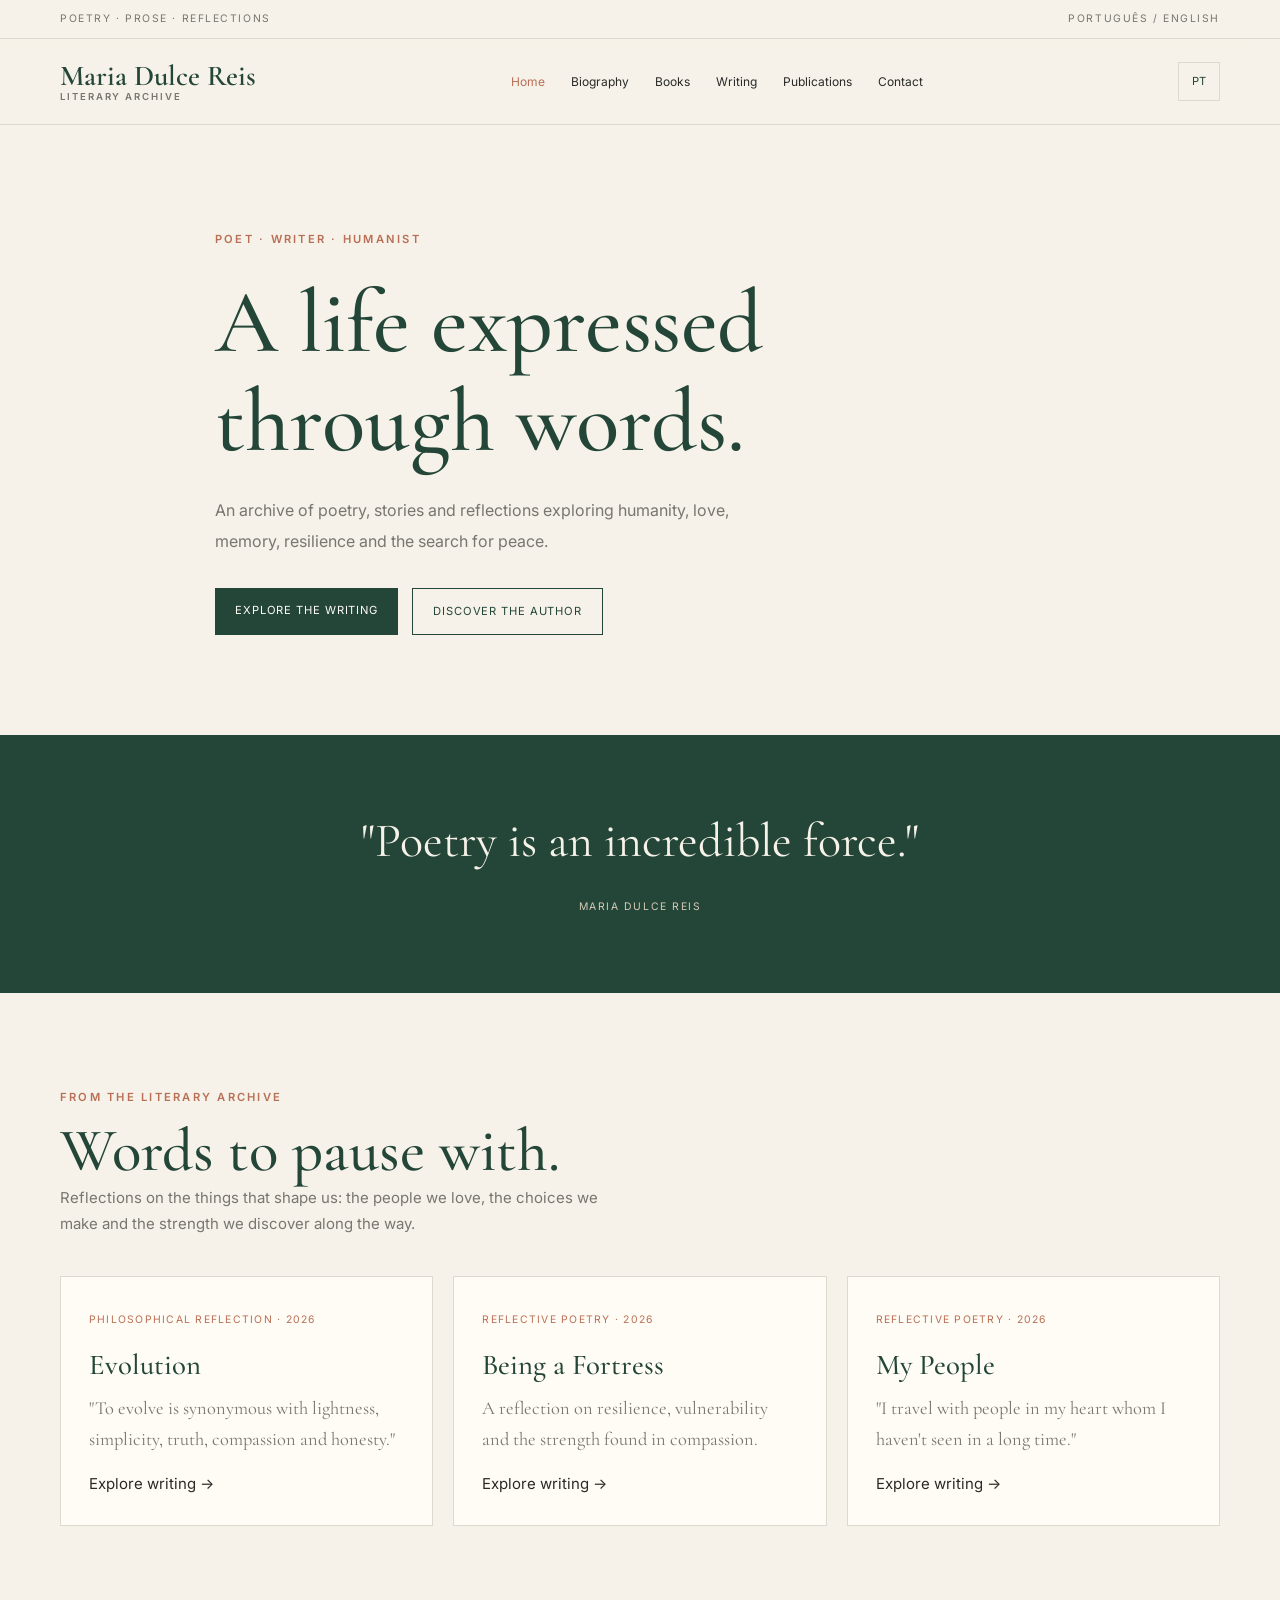
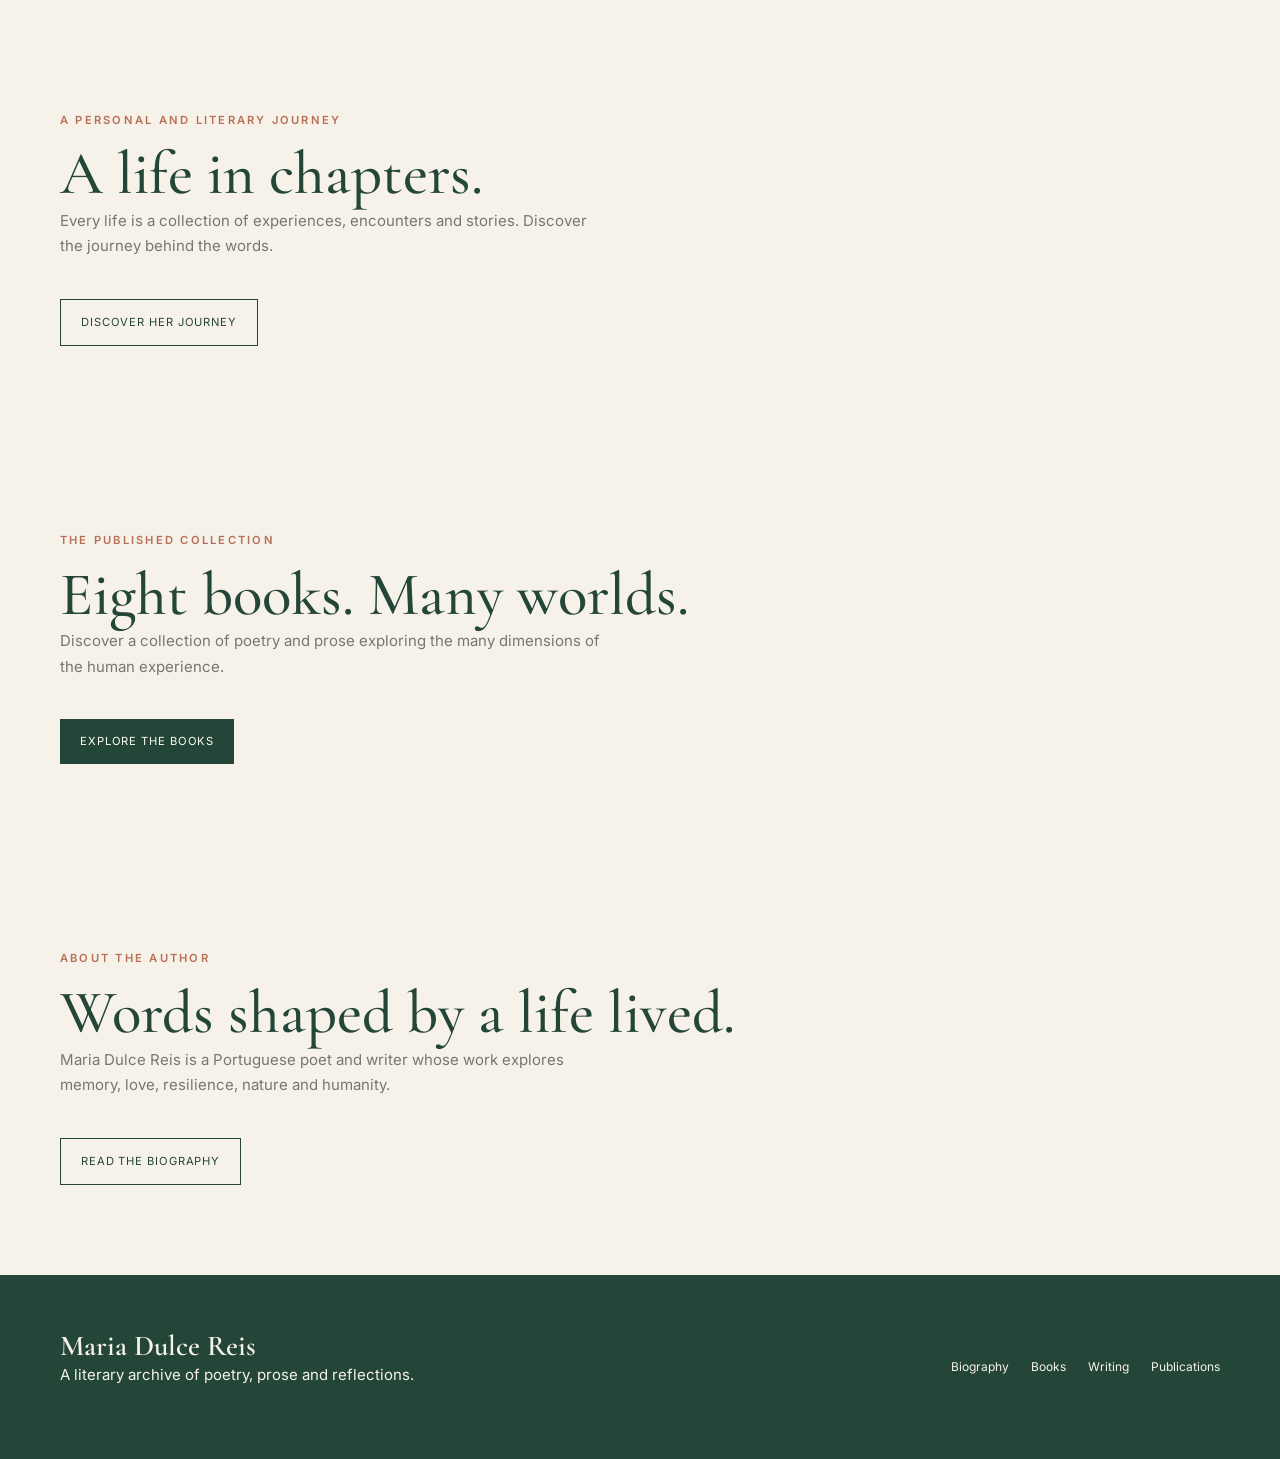
<file: website/en/index.html>
<!DOCTYPE html>
<html lang="en">

<head>
    <meta charset="UTF-8">
    <meta name="viewport" content="width=device-width, initial-scale=1.0">

    <meta name="description"
        content="Explore the poetry, prose and literary archive of Maria Dulce Reis.">

    <title>Maria Dulce Reis | Literary Archive</title>

    <!-- Google Fonts -->
    <link rel="preconnect" href="https://fonts.googleapis.com">
    <link rel="preconnect" href="https://fonts.gstatic.com" crossorigin>

    <link href="https://fonts.googleapis.com/css2?family=Cormorant+Garamond:wght@400;500;600;700&family=Inter:wght@400;500;600&display=swap"
        rel="stylesheet">

    <!-- Shared stylesheet -->
    <link rel="stylesheet" href="../assets/css/styles.css">
</head>

<body>

    <!-- Top information bar -->
    <div class="topbar">
        <div class="container topbar-inner">
            <span>Poetry · Prose · Reflections</span>
            <span>Português / English</span>
        </div>
    </div>

    <!-- Main navigation -->
    <header class="site-header">
        <div class="container navigation">

            <a href="index.html" class="site-logo">
                Maria Dulce Reis
                <small>Literary Archive</small>
            </a>

            <nav>
                <ul class="nav-links">
                    <li><a href="index.html" class="active">Home</a></li>
                    <li><a href="biography.html">Biography</a></li>
                    <li><a href="books.html">Books</a></li>
                    <li><a href="writings.html">Writing</a></li>
                    <li><a href="publications.html">Publications</a></li>
                    <li><a href="contact.html">Contact</a></li>
                </ul>
            </nav>

            <a href="../pt/index.html" class="language-switch">
                PT
            </a>

        </div>
    </header>

    <main>

        <!-- Hero section -->
        <section class="hero">
            <div class="container hero-content">

                <span class="eyebrow">
                    Poet · Writer · Humanist
                </span>

                <h1>
                    A life expressed<br>
                    through words.
                </h1>

                <p class="hero-description">
                    An archive of poetry, stories and reflections
                    exploring humanity, love, memory, resilience
                    and the search for peace.
                </p>

                <div class="hero-actions">
                    <a href="writings.html"
                        class="button button-primary">
                        Explore the writing
                    </a>

                    <a href="biography.html"
                        class="button button-secondary">
                        Discover the author
                    </a>
                </div>

            </div>
        </section>

        <!-- Literary quotation -->
        <section class="quote-section">
            <div class="container">

                <blockquote>
                    "Poetry is an incredible force."
                </blockquote>

                <span class="quote-credit">
                Maria Dulce Reis
                </span>

            </div>
        </section>

        <!-- Featured writings -->
        <section class="section" id="featured-writing">
            <div class="container">

                <div class="section-header">

                    <span class="eyebrow">
                        From the literary archive
                    </span>

                    <h2>Words to pause with.</h2>

                    <p class="section-intro">
                        Reflections on the things that shape us:
                        the people we love, the choices we make
                        and the strength we discover along the way.
                    </p>

                </div>

                <div class="writing-grid">

                    <article class="writing-card">

                        <span class="writing-meta">
                            Philosophical reflection · 2026
                        </span>

                        <h3>Evolution</h3>

                        <p>
                            "To evolve is synonymous with lightness,
                            simplicity, truth, compassion and honesty."
                        </p>

                        <a href="writings.html">
                            Explore writing →
                        </a>

                    </article>

                    <article class="writing-card">

                        <span class="writing-meta">
                            Reflective poetry · 2026
                        </span>

                        <h3>Being a Fortress</h3>

                        <p>
                            A reflection on resilience, vulnerability
                            and the strength found in compassion.
                        </p>

                        <a href="writings.html">
                            Explore writing →
                        </a>

                    </article>

                    <article class="writing-card">

                        <span class="writing-meta">
                            Reflective poetry · 2026
                        </span>

                        <h3>My People</h3>

                        <p>
                            "I travel with people in my heart
                            whom I haven't seen in a long time."
                        </p>

                        <a href="writings.html">
                            Explore writing →
                        </a>

                    </article>

                </div>

            </div>
        </section>

        <!-- Timeline introduction -->
        <section class="section">
            <div class="container">

                <div class="section-header">

                    <span class="eyebrow">
                        A personal and literary journey
                    </span>

                    <h2>A life in chapters.</h2>

                    <p class="section-intro">
                        Every life is a collection of experiences,
                        encounters and stories. Discover the journey
                        behind the words.
                    </p>

                </div>

                <a href="biography.html"
                    class="button button-secondary">
                    Discover her journey
                </a>

            </div>
        </section>

        <!-- Books introduction -->
        <section class="section">
            <div class="container">

                <div class="section-header">

                    <span class="eyebrow">
                        The published collection
                    </span>

                    <h2>Eight books. Many worlds.</h2>

                    <p class="section-intro">
                        Discover a collection of poetry and prose
                        exploring the many dimensions of the
                        human experience.
                    </p>

                </div>

                <a href="books.html"
                    class="button button-primary">
                    Explore the books
                </a>

            </div>
        </section>

        <!-- About introduction -->
        <section class="section">
            <div class="container">

                <div class="section-header">

                    <span class="eyebrow">
                        About the author
                    </span>

                    <h2>Words shaped by a life lived.</h2>

                    <p class="section-intro">
                        Maria Dulce Reis is a Portuguese poet and
                        writer whose work explores memory, love,
                        resilience, nature and humanity.
                    </p>

                </div>

                <a href="biography.html"
                    class="button button-secondary">
                    Read the biography
                </a>

            </div>
        </section>

    </main>

    <!-- Footer -->
    <footer class="site-footer">
        <div class="container footer-inner">

            <div>
                <a href="index.html" class="site-logo">
                    Maria Dulce Reis
                </a>

                <p>
                    A literary archive of poetry, prose
                    and reflections.
                </p>
            </div>

            <div class="footer-links">
                <a href="biography.html">Biography</a>
                <a href="books.html">Books</a>
                <a href="writings.html">Writing</a>
                <a href="publications.html">Publications</a>
            </div>

        </div>
    </footer>

</body>
</html>
</file>
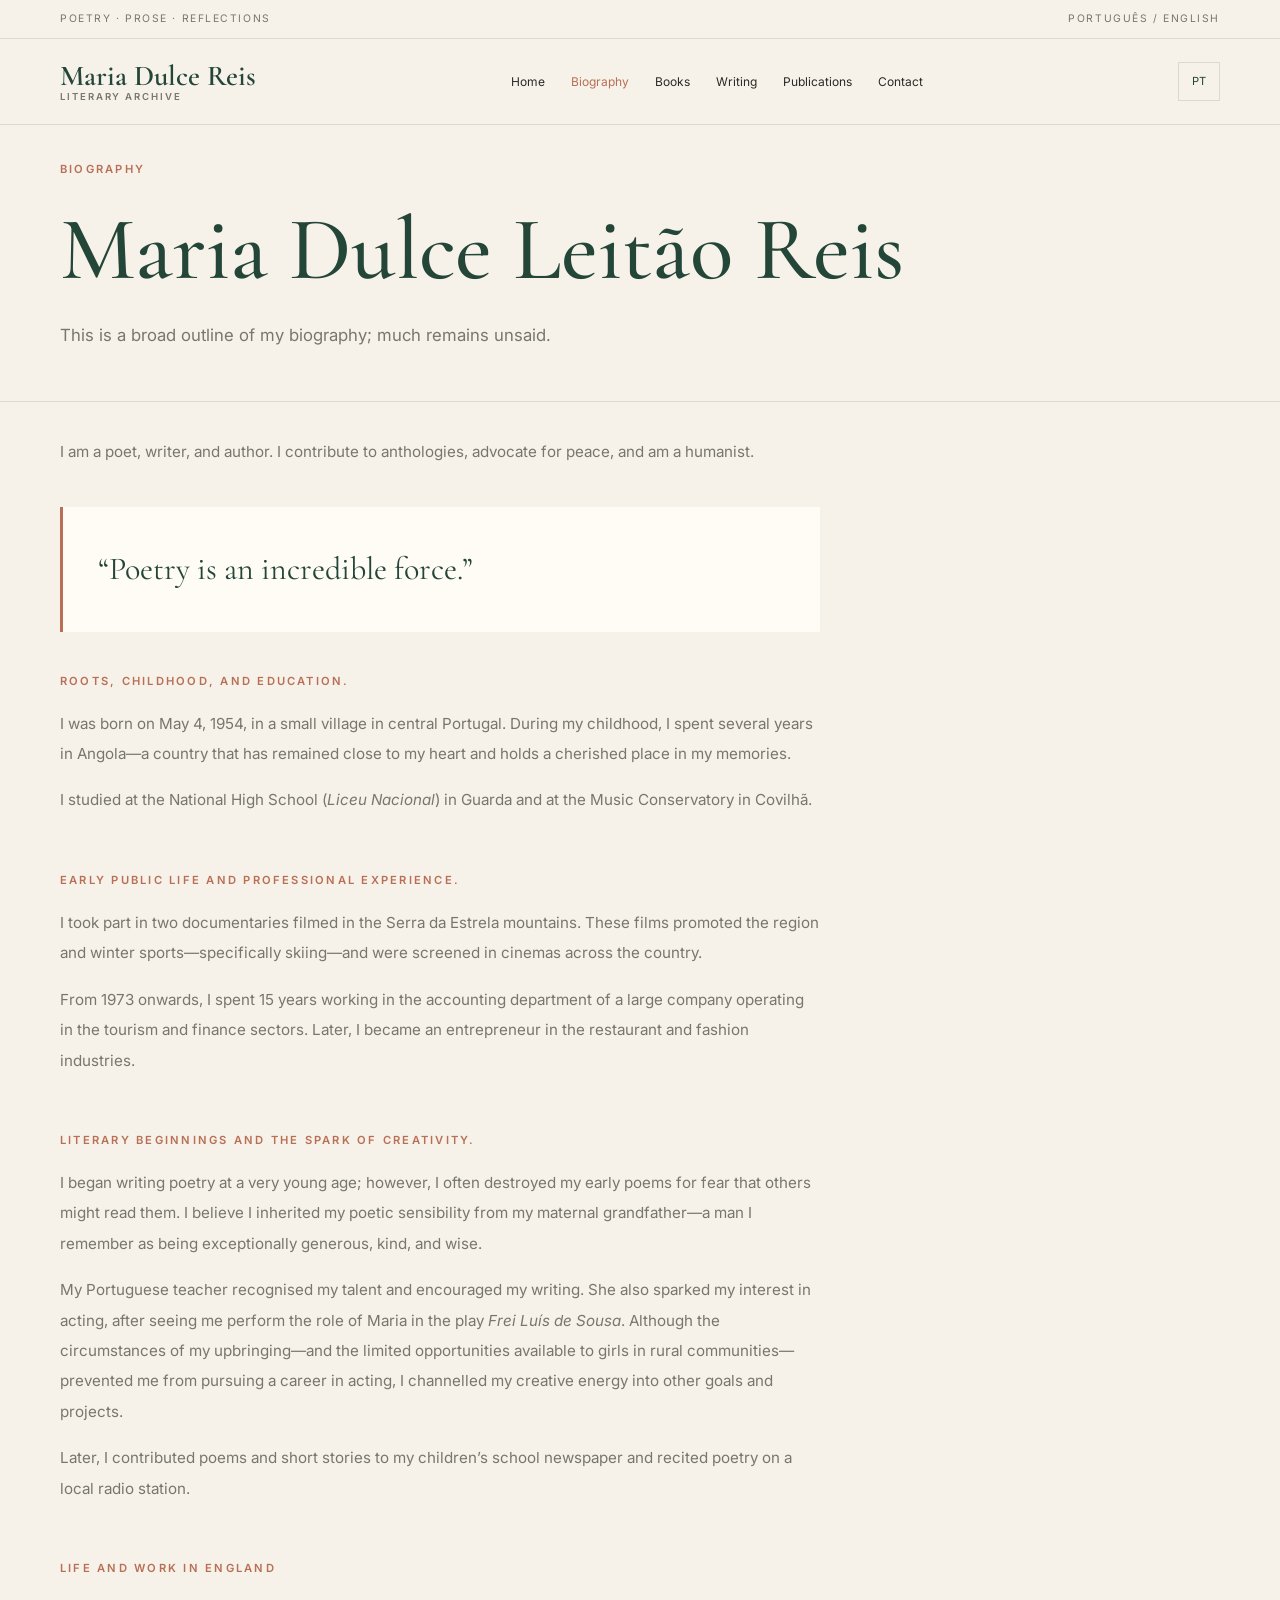
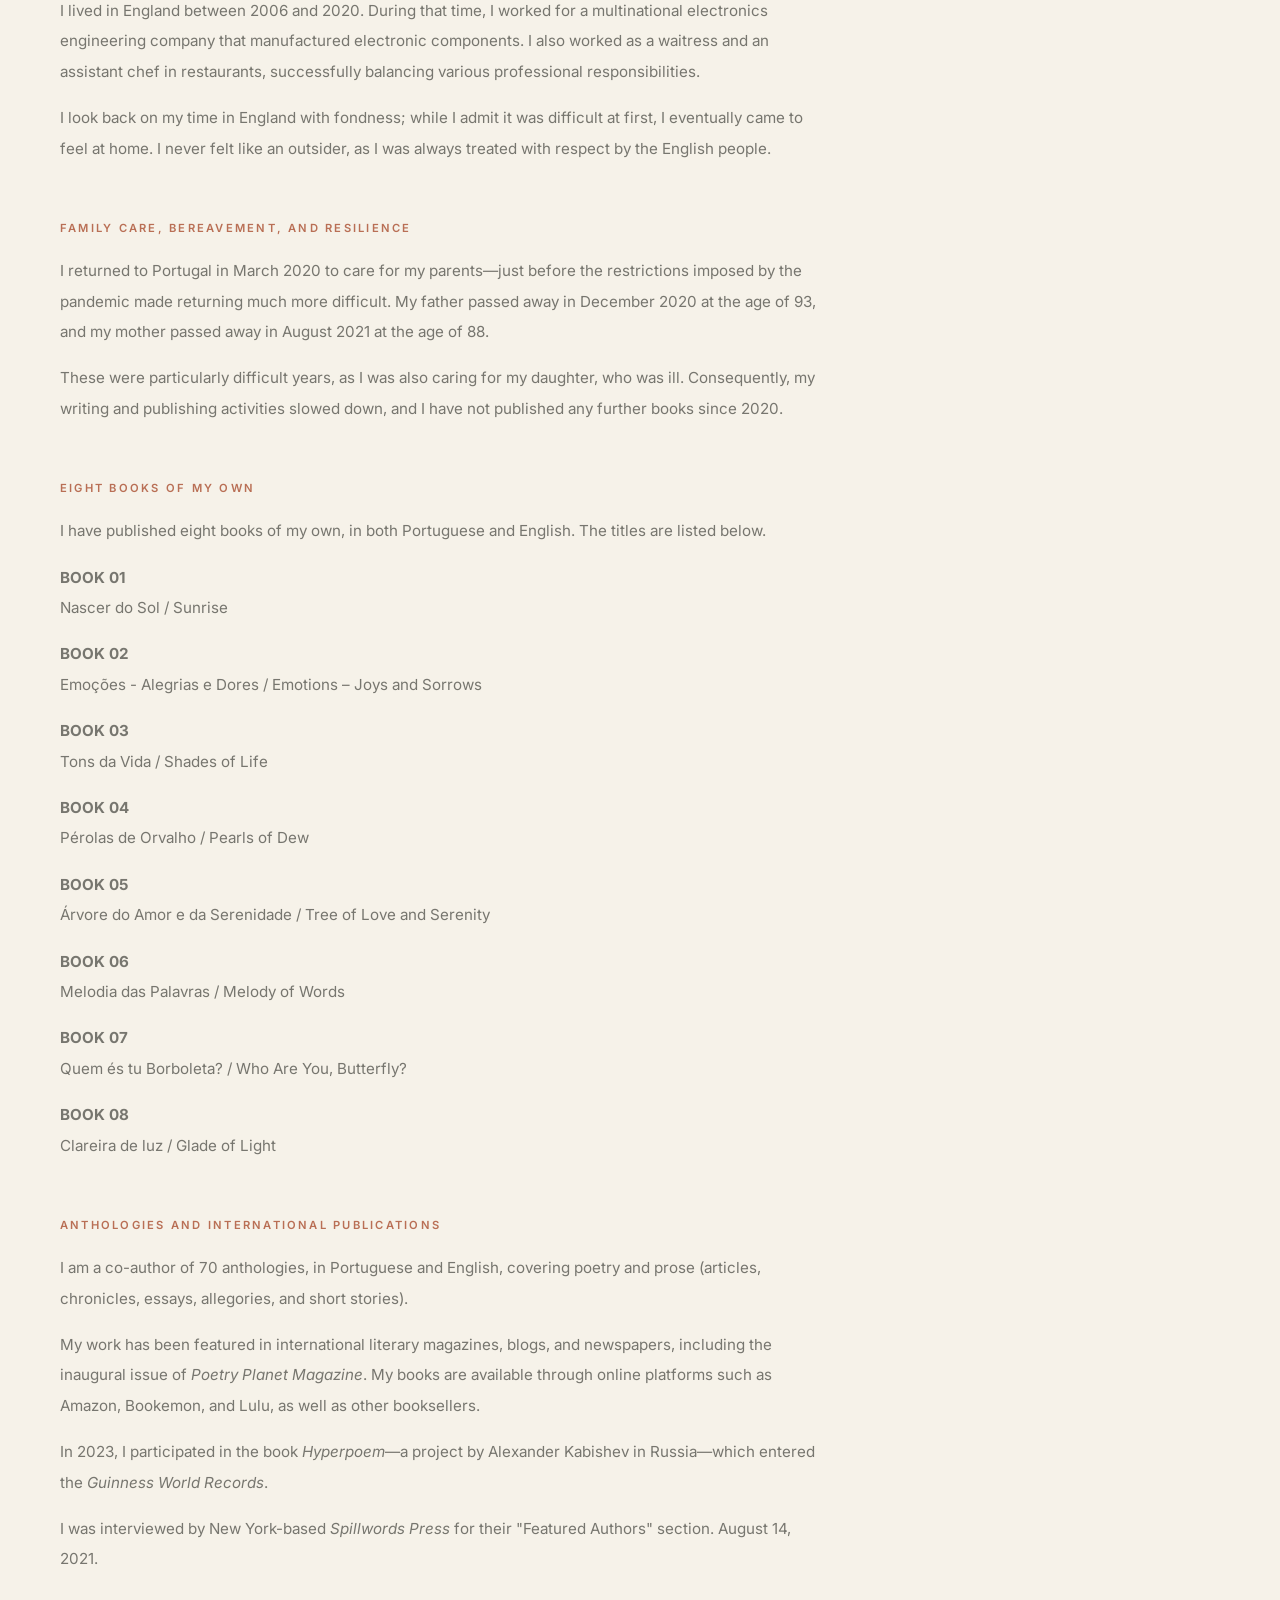
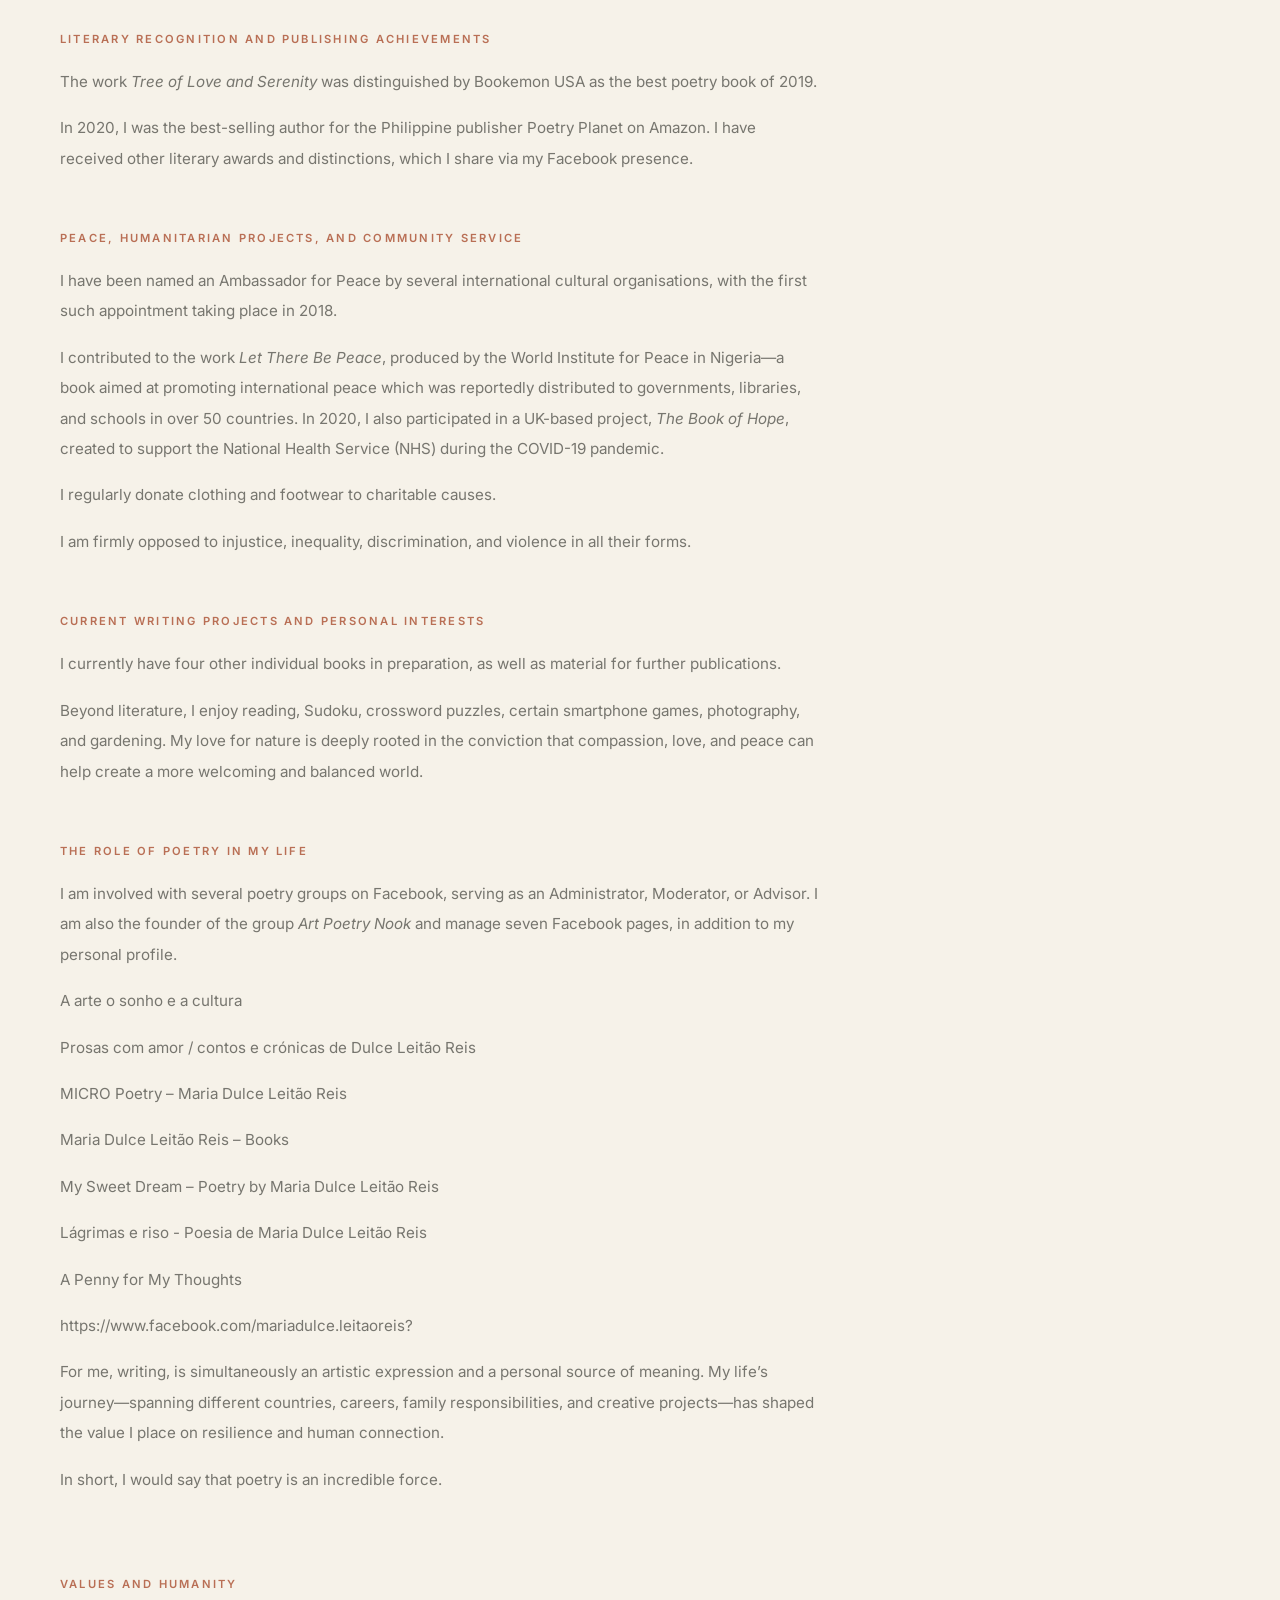
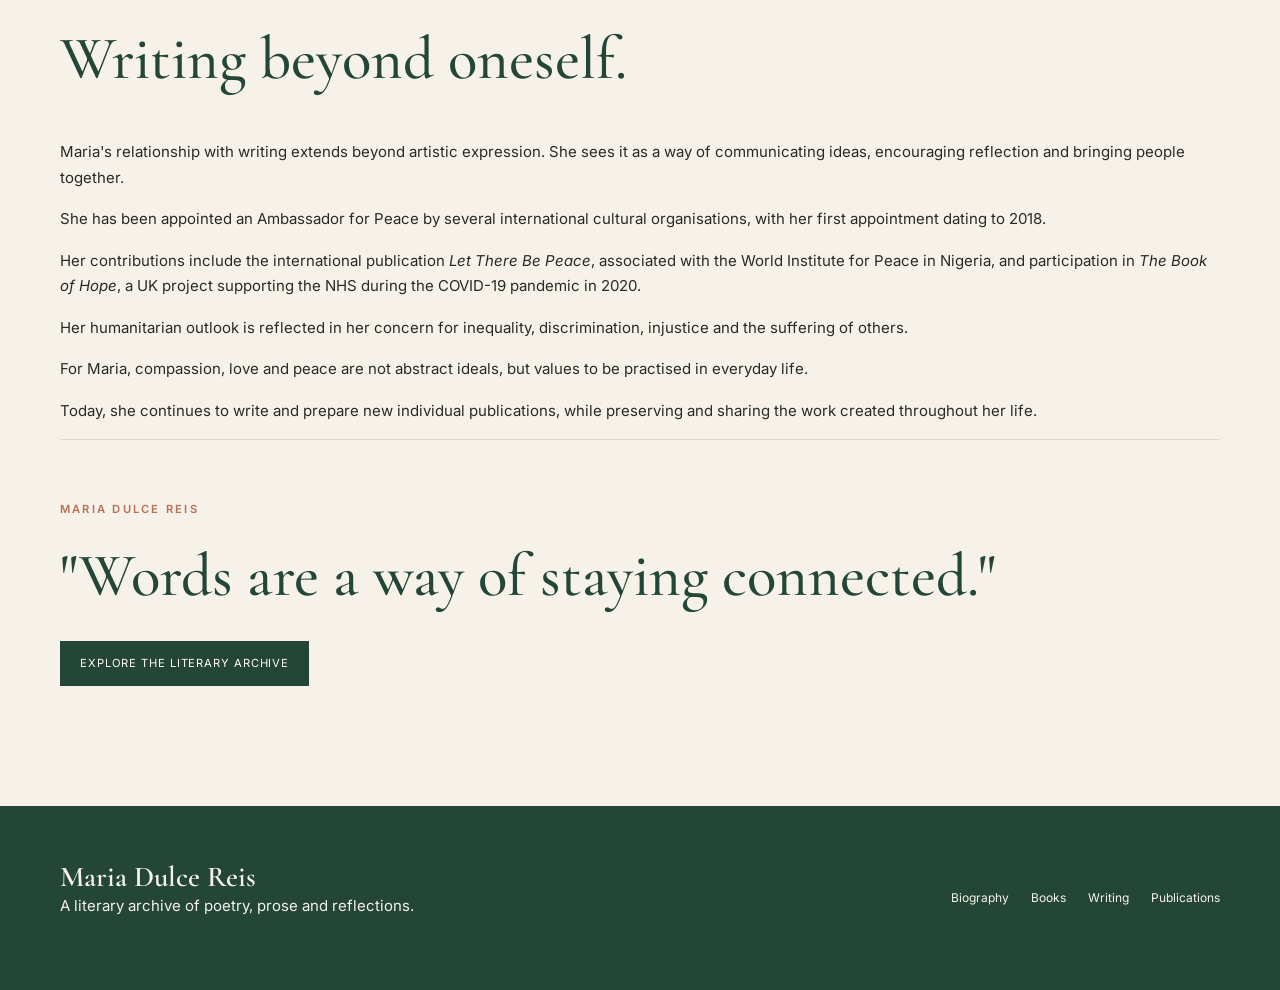
<file: website/en/biography.html>
<!DOCTYPE html>
<html lang="en">

<head>
    <meta charset="UTF-8">
    <meta name="viewport" content="width=device-width, initial-scale=1.0">

    <meta name="description"
        content="Discover the life and literary journey of Portuguese poet and writer Maria Dulce Reis.">

    <title>Biography | Maria Dulce Reis</title>

    <link rel="preconnect" href="https://fonts.googleapis.com">
    <link rel="preconnect" href="https://fonts.gstatic.com" crossorigin>

    <link href="https://fonts.googleapis.com/css2?family=Cormorant+Garamond:wght@400;500;600;700&family=Inter:wght@400;500;600&display=swap"
        rel="stylesheet">

    <link rel="stylesheet" href="../assets/css/styles.css">
</head>

<body>

    <div class="topbar">
        <div class="container topbar-inner">
            <span>Poetry · Prose · Reflections</span>
            <span>Português / English</span>
        </div>
    </div>

    <header class="site-header">
        <div class="container navigation">

            <a href="index.html" class="site-logo">
                Maria Dulce Reis
                <small>Literary Archive</small>
            </a>

            <nav>
                <ul class="nav-links">
                    <li><a href="index.html">Home</a></li>
                    <li><a href="biography.html" class="active">Biography</a></li>
                    <li><a href="books.html">Books</a></li>
                    <li><a href="writings.html">Writing</a></li>
                    <li><a href="publications.html">Publications</a></li>
                    <li><a href="contact.html">Contact</a></li>
                </ul>
            </nav>

            <a href="../pt/biografia.html" class="language-switch">
                PT
            </a>

        </div>
    </header>

    <main>

        <section class="page-intro">
    <div class="container">
        <span class="eyebrow">Biography</span>
        <h1>Maria Dulce Leitão Reis</h1>
        <p>This is a broad outline of my biography; much remains unsaid.</p>
    </div>
        </section>

        <section class="biography-section">
            <div class="container biography-layout">

        
                
<article class="biography-content">

    <p>I am a poet, writer, and author. I contribute to anthologies, advocate for peace, and am a humanist.</p>

    <blockquote class="biography-quote">
        “Poetry is an incredible force.”
    </blockquote>

    <section id="roots">
        <span class="eyebrow">Roots, childhood, and education.</span>

        <p>I was born on May 4, 1954, in a small village in central Portugal. During my childhood, I spent several years in Angola—a country that has remained close to my heart and holds a cherished place in my memories.</p>

        <p>I studied at the National High School (<em>Liceu Nacional</em>) in Guarda and at the Music Conservatory in Covilhã.</p>
    </section>

    <section id="professional-experience">
        <span class="eyebrow">Early public life and professional experience.</span>

        <p>I took part in two documentaries filmed in the Serra da Estrela mountains. These films promoted the region and winter sports—specifically skiing—and were screened in cinemas across the country.</p>

        <p>From 1973 onwards, I spent 15 years working in the accounting department of a large company operating in the tourism and finance sectors. Later, I became an entrepreneur in the restaurant and fashion industries.</p>
    </section>

    <section id="literary-beginnings">
        <span class="eyebrow">Literary beginnings and the spark of creativity.</span>

        <p>I began writing poetry at a very young age; however, I often destroyed my early poems for fear that others might read them. I believe I inherited my poetic sensibility from my maternal grandfather—a man I remember as being exceptionally generous, kind, and wise.</p>

        <p>My Portuguese teacher recognised my talent and encouraged my writing. She also sparked my interest in acting, after seeing me perform the role of Maria in the play <em>Frei Luís de Sousa</em>. Although the circumstances of my upbringing—and the limited opportunities available to girls in rural communities—prevented me from pursuing a career in acting, I channelled my creative energy into other goals and projects.</p>

        <p>Later, I contributed poems and short stories to my children’s school newspaper and recited poetry on a local radio station.</p>
    </section>

    <section id="england">
        <span class="eyebrow">Life and Work in England</span>

        <p>I lived in England between 2006 and 2020. During that time, I worked for a multinational electronics engineering company that manufactured electronic components. I also worked as a waitress and an assistant chef in restaurants, successfully balancing various professional responsibilities.</p>

        <p>I look back on my time in England with fondness; while I admit it was difficult at first, I eventually came to feel at home. I never felt like an outsider, as I was always treated with respect by the English people.</p>
    </section>

    <section id="family">
        <span class="eyebrow">Family Care, Bereavement, and Resilience</span>

        <p>I returned to Portugal in March 2020 to care for my parents—just before the restrictions imposed by the pandemic made returning much more difficult. My father passed away in December 2020 at the age of 93, and my mother passed away in August 2021 at the age of 88.</p>

        <p>These were particularly difficult years, as I was also caring for my daughter, who was ill. Consequently, my writing and publishing activities slowed down, and I have not published any further books since 2020.</p>
    </section>

    <section id="books">
        <span class="eyebrow">Eight Books of My Own</span>

        <p>I have published eight books of my own, in both Portuguese and English. The titles are listed below.</p>

        <p><strong>BOOK 01</strong><br>
        Nascer do Sol / Sunrise</p>

        <p><strong>BOOK 02</strong><br>
        Emoções - Alegrias e Dores / Emotions – Joys and Sorrows</p>

        <p><strong>BOOK 03</strong><br>
        Tons da Vida / Shades of Life</p>

        <p><strong>BOOK 04</strong><br>
        Pérolas de Orvalho / Pearls of Dew</p>

        <p><strong>BOOK 05</strong><br>
        Árvore do Amor e da Serenidade / Tree of Love and Serenity</p>

        <p><strong>BOOK 06</strong><br>
        Melodia das Palavras / Melody of Words</p>

        <p><strong>BOOK 07</strong><br>
        Quem és tu Borboleta? / Who Are You, Butterfly?</p>

        <p><strong>BOOK 08</strong><br>
        Clareira de luz / Glade of Light</p>
    </section>

    <section id="anthologies">
        <span class="eyebrow">Anthologies and International Publications</span>

        <p>I am a co-author of 70 anthologies, in Portuguese and English, covering poetry and prose (articles, chronicles, essays, allegories, and short stories).</p>

        <p>My work has been featured in international literary magazines, blogs, and newspapers, including the inaugural issue of <em>Poetry Planet Magazine</em>. My books are available through online platforms such as Amazon, Bookemon, and Lulu, as well as other booksellers.</p>

        <p>In 2023, I participated in the book <em>Hyperpoem</em>—a project by Alexander Kabishev in Russia—which entered the <em>Guinness World Records</em>.</p>

        <p>I was interviewed by New York-based <em>Spillwords Press</em> for their "Featured Authors" section. August 14, 2021.</p>
    </section>

    <section id="recognition">
        <span class="eyebrow">Literary Recognition and Publishing Achievements</span>

        <p>The work <em>Tree of Love and Serenity</em> was distinguished by Bookemon USA as the best poetry book of 2019.</p>

        <p>In 2020, I was the best-selling author for the Philippine publisher Poetry Planet on Amazon. I have received other literary awards and distinctions, which I share via my Facebook presence.</p>
    </section>

    <section id="peace">
        <span class="eyebrow">Peace, Humanitarian Projects, and Community Service</span>

        <p>I have been named an Ambassador for Peace by several international cultural organisations, with the first such appointment taking place in 2018.</p>

        <p>I contributed to the work <em>Let There Be Peace</em>, produced by the World Institute for Peace in Nigeria—a book aimed at promoting international peace which was reportedly distributed to governments, libraries, and schools in over 50 countries. In 2020, I also participated in a UK-based project, <em>The Book of Hope</em>, created to support the National Health Service (NHS) during the COVID-19 pandemic.</p>

        <p>I regularly donate clothing and footwear to charitable causes.</p>

        <p>I am firmly opposed to injustice, inequality, discrimination, and violence in all their forms.</p>
    </section>

    <section id="interests">
        <span class="eyebrow">Current Writing Projects and Personal Interests</span>

        <p>I currently have four other individual books in preparation, as well as material for further publications.</p>

        <p>Beyond literature, I enjoy reading, Sudoku, crossword puzzles, certain smartphone games, photography, and gardening. My love for nature is deeply rooted in the conviction that compassion, love, and peace can help create a more welcoming and balanced world.</p>
    </section>

    <section id="poetry">
        <span class="eyebrow">The Role of Poetry in My Life</span>

        <p>I am involved with several poetry groups on Facebook, serving as an Administrator, Moderator, or Advisor. I am also the founder of the group <em>Art Poetry Nook</em> and manage seven Facebook pages, in addition to my personal profile.</p>

        <p>A arte o sonho e a cultura</p>

        <p>Prosas com amor / contos e crónicas de Dulce Leitão Reis</p>

        <p>MICRO Poetry – Maria Dulce Leitão Reis</p>

        <p>Maria Dulce Leitão Reis – Books</p>

        <p>My Sweet Dream – Poetry by Maria Dulce Leitão Reis</p>

        <p>Lágrimas e riso - Poesia de Maria Dulce Leitão Reis</p>

        <p>A Penny for My Thoughts</p>

        <p><a href="https://www.facebook.com/mariadulce.leitaoreis">https://www.facebook.com/mariadulce.leitaoreis</a>?</p>

        <p>For me, writing, is simultaneously an artistic expression and a personal source of meaning. My life’s journey—spanning different countries, careers, family responsibilities, and creative projects—has shaped the value I place on resilience and human connection.</p>

        <p>In short, I would say that poetry is an incredible force.</p>
    </section>

</article>


                    <section id="humanity">
                        <span class="eyebrow">Values and humanity</span>

                        <h2>Writing beyond oneself.</h2>

                        <p>
                            Maria's relationship with writing
                            extends beyond artistic expression.
                            She sees it as a way of communicating
                            ideas, encouraging reflection and
                            bringing people together.
                        </p>

                        <p>
                            She has been appointed an Ambassador
                            for Peace by several international
                            cultural organisations, with her
                            first appointment dating to 2018.
                        </p>

                        <p>
                            Her contributions include the
                            international publication
                            <em>Let There Be Peace</em>, associated
                            with the World Institute for Peace
                            in Nigeria, and participation in
                            <em>The Book of Hope</em>, a UK
                            project supporting the NHS during
                            the COVID-19 pandemic in 2020.
                        </p>

                        <p>
                            Her humanitarian outlook is reflected
                            in her concern for inequality,
                            discrimination, injustice and
                            the suffering of others.
                        </p>

                        <p>
                            For Maria, compassion, love and
                            peace are not abstract ideals,
                            but values to be practised
                            in everyday life.
                        </p>

                     

                        <p>
                            Today, she continues to write and
                            prepare new individual publications,
                            while preserving and sharing the
                            work created throughout her life.
                        </p>

                    </section>

                    <div class="biography-end">
                        <span class="eyebrow">Maria Dulce Reis</span>
                        <h2>"Words are a way of staying connected."</h2>

                        <a href="writings.html"
                            class="button button-primary">
                            Explore the literary archive
                        </a>
                    </div>

                </article>

            </div>
        </section>

    </main>

    <footer class="site-footer">
        <div class="container footer-inner">

            <div>
                <a href="index.html" class="site-logo">
                    Maria Dulce Reis
                </a>

                <p>A literary archive of poetry, prose and reflections.</p>
            </div>

            <div class="footer-links">
                <a href="biography.html">Biography</a>
                <a href="books.html">Books</a>
                <a href="writings.html">Writing</a>
                <a href="publications.html">Publications</a>
            </div>

        </div>
    </footer>

</body>
</html>
</file>
<file: website/assets/css/styles.css>
/* =========================================
   MARIA DULCE REIS — LITERARY ARCHIVE
   Shared visual identity
   ========================================= */

:root {
    /* Colour palette */
    --colour-forest: #244638;
    --colour-ivory: #F6F2E9;
    --colour-paper: #FFFCF6;
    --colour-terracotta: #B96F55;
    --colour-gold: #B49A63;

    --colour-ink: #292A27;
    --colour-muted: #77766F;
    --colour-border: #DED9CE;

    /* Typography */
    --font-heading: "Cormorant Garamond", Georgia, serif;
    --font-body: "Inter", Arial, sans-serif;

    /* Layout */
    --content-width: 1160px;
    --page-padding: 24px;

    /* Effects */
    --transition: 0.3s ease;
}

/* Reset */

* {
    margin: 0;
    padding: 0;
    box-sizing: border-box;
}

html {
    scroll-behavior: smooth;
}

body {
    background-color: var(--colour-ivory);
    color: var(--colour-ink);
    font-family: var(--font-body);
    line-height: 1.7;
    font-size: 15px;
}

img {
    display: block;
    max-width: 100%;
}

a {
    color: inherit;
    text-decoration: none;
}

/* Typography */

h1, h2, h3, h4 {
    font-family: var(--font-heading);
    font-weight: 500;
    color: var(--colour-forest);
    line-height: 1.1;
}

h1 {
    font-size: clamp(3.5rem, 7vw, 6rem);
}

h2 {
    font-size: clamp(2.5rem, 5vw, 3.8rem);
}

h3 {
    font-size: 1.8rem;
}

p {
    margin-bottom: 1rem;
}

.eyebrow {
    color: var(--colour-terracotta);
    font-size: 0.7rem;
    font-weight: 600;
    letter-spacing: 0.2em;
    text-transform: uppercase;
}

/* Shared layout */

.container {
    width: min(
        var(--content-width),
        calc(100% - 2 * var(--page-padding))
    );
    margin-inline: auto;
}

.section {
    padding: 90px 0;
}

.section-header {
    margin-bottom: 40px;
}

.section-header h2 {
    margin-top: 10px;
}

.section-intro {
    max-width: 550px;
    color: var(--colour-muted);
}

/* Top information bar */

.topbar {
    border-bottom: 1px solid var(--colour-border);
    padding: 10px 0;
    font-size: 0.65rem;
    letter-spacing: 0.15em;
    text-transform: uppercase;
    color: var(--colour-muted);
}

.topbar-inner {
    display: flex;
    justify-content: space-between;
    gap: 20px;
}

/* Navigation */

.site-header {
    position: sticky;
    top: 0;
    z-index: 100;
    background: rgba(246, 242, 233, 0.96);
    border-bottom: 1px solid var(--colour-border);
    backdrop-filter: blur(12px);
}

.navigation {
    min-height: 85px;
    display: flex;
    align-items: center;
    justify-content: space-between;
    gap: 30px;
}

.site-logo {
    font-family: var(--font-heading);
    font-size: 1.8rem;
    font-weight: 600;
    color: var(--colour-forest);
    line-height: 1.1;
}

.site-logo small {
    display: block;
    font-family: var(--font-body);
    font-size: 0.6rem;
    letter-spacing: 0.2em;
    text-transform: uppercase;
    color: var(--colour-muted);
}

.nav-links {
    display: flex;
    align-items: center;
    gap: 26px;
    list-style: none;
}

.nav-links a {
    font-size: 0.75rem;
    color: var(--colour-ink);
    transition: color var(--transition);
}

.nav-links a:hover,
.nav-links a.active {
    color: var(--colour-terracotta);
}

.language-switch {
    border: 1px solid var(--colour-border);
    padding: 9px 13px;
    background: transparent;
    color: var(--colour-forest);
    font-size: 0.7rem;
    cursor: pointer;
}

/* Buttons */

.button {
    display: inline-block;
    padding: 13px 20px;
    font-size: 0.7rem;
    letter-spacing: 0.08em;
    text-transform: uppercase;
    transition: all var(--transition);
}

.button-primary {
    background: var(--colour-forest);
    color: var(--colour-paper);
}

.button-primary:hover {
    background: var(--colour-terracotta);
}

.button-secondary {
    border: 1px solid var(--colour-forest);
    color: var(--colour-forest);
}

.button-secondary:hover {
    background: var(--colour-forest);
    color: var(--colour-paper);
}

/* Hero */

.hero {
    padding: 100px 0;
}

.hero-content {
    max-width: 850px;
}

.hero h1 {
    margin: 24px 0;
}

.hero-description {
    max-width: 560px;
    color: var(--colour-muted);
    font-size: 1rem;
    line-height: 1.9;
}

.hero-actions {
    display: flex;
    flex-wrap: wrap;
    gap: 14px;
    margin-top: 32px;
}

/* Literary quotation */

.quote-section {
    padding: 75px 0;
    background: var(--colour-forest);
    color: var(--colour-ivory);
    text-align: center;
}

.quote-section blockquote {
    max-width: 850px;
    margin: 0 auto 20px;
    font-family: var(--font-heading);
    font-size: clamp(2rem, 4vw, 3rem);
    line-height: 1.3;
}

.quote-credit {
    color: #D6CBB6;
    font-size: 0.65rem;
    letter-spacing: 0.15em;
    text-transform: uppercase;
}

/* Writing cards */

.writing-grid {
    display: grid;
    grid-template-columns: repeat(3, 1fr);
    gap: 20px;
}

.writing-card {
    padding: 28px;
    background: var(--colour-paper);
    border: 1px solid var(--colour-border);
    transition: transform var(--transition);
}

.writing-card:hover {
    transform: translateY(-4px);
}

.writing-card h3 {
    margin: 18px 0 12px;
}

.writing-card p {
    color: var(--colour-muted);
    font-family: var(--font-heading);
    font-size: 1.15rem;
}

.writing-meta {
    color: var(--colour-terracotta);
    font-size: 0.65rem;
    letter-spacing: 0.12em;
    text-transform: uppercase;
}

/* Footer */

.site-footer {
    padding: 55px 0;
    background: var(--colour-forest);
    color: var(--colour-ivory);
}

.footer-inner {
    display: flex;
    justify-content: space-between;
    align-items: center;
    gap: 30px;
}

.site-footer .site-logo {
    color: var(--colour-ivory);
}

.footer-links {
    display: flex;
    flex-wrap: wrap;
    gap: 22px;
    font-size: 0.75rem;
}

/* Responsive layout */

@media (max-width: 800px) {

    .navigation {
        flex-wrap: wrap;
        padding: 18px 0;
    }

    .nav-links {
        width: 100%;
        flex-wrap: wrap;
        gap: 16px;
    }

    .hero {
        padding: 70px 0;
    }

    .writing-grid {
        grid-template-columns: repeat(2, 1fr);
    }

    .footer-inner {
        align-items: flex-start;
        flex-direction: column;
    }
}

@media (max-width: 520px) {

    :root {
        --page-padding: 18px;
    }

    .writing-grid {
        grid-template-columns: 1fr;
    }

    .hero {
        padding: 55px 0;
    }

    .section {
        padding: 65px 0;
    }

    .topbar-inner {
        font-size: 0.55rem;
    }
}

/* =========================================
   BIOGRAPHY PAGE
   ========================================= */


.page-intro {
    padding: 35px 0 35px;
    border-bottom: 1px solid var(--colour-border);
}

.page-intro .eyebrow {
    display: block;
    margin-bottom: 22px;
}

.page-intro h1 {
    margin: 0 0 22px;
}

.page-intro p {
    max-width: 600px;
    color: var(--colour-muted);
    font-size: 1.05rem;
}

/* Biography */

.biography-section {
    padding: 35px 0 65px;
}

.biography-layout {
    display: block;
}

.biography-content {
    width: 100%;
    max-width: 760px;
    margin-left: 0;
    margin-right: auto;
}

.biography-content section {
    margin-bottom: 55px;
    scroll-margin-top: 120px;
}

.biography-content h2 {
    margin: 14px 0 30px;
}

.biography-content p {
    color: var(--colour-muted);
    line-height: 2;
    font-size: 0.95rem;
}

.biography-content .eyebrow {
    display: block;
    margin-bottom: 18px;
}

.biography-quote {
    margin: 40px 0;
    padding: 35px;
    border-left: 3px solid var(--colour-terracotta);
    background: var(--colour-paper);
    color: var(--colour-forest);
    font-family: var(--font-heading);
    font-size: 2rem;
}

.biography-end {
    padding: 60px 0 55px;
    border-top: 1px solid var(--colour-border);
}

.biography-end .eyebrow {
    display: block;
    margin-bottom: 22px;
}

.biography-end h2 {
    margin: 0 0 30px;
    line-height: 1.15;
}

@media (max-width: 800px) {
    .biography-layout {
        display: block;
    }

    .biography-content {
        max-width: 760px;
        margin: 0 auto;
    }

    .biography-content section {
        margin-bottom: 45px;
    }
}
/* Consistent spacing for the final biography section */

/* Values and humanity — editorial spacing */

#humanity {
    padding-top: 25px;
}

#humanity .eyebrow {
    display: block;
    margin-bottom: 30px;
}

#humanity h2 {
    margin: 0 0 45px;
    line-height: 1.15;
}

#humanity h2 + p {
    margin-top: 0;
}
</file>
